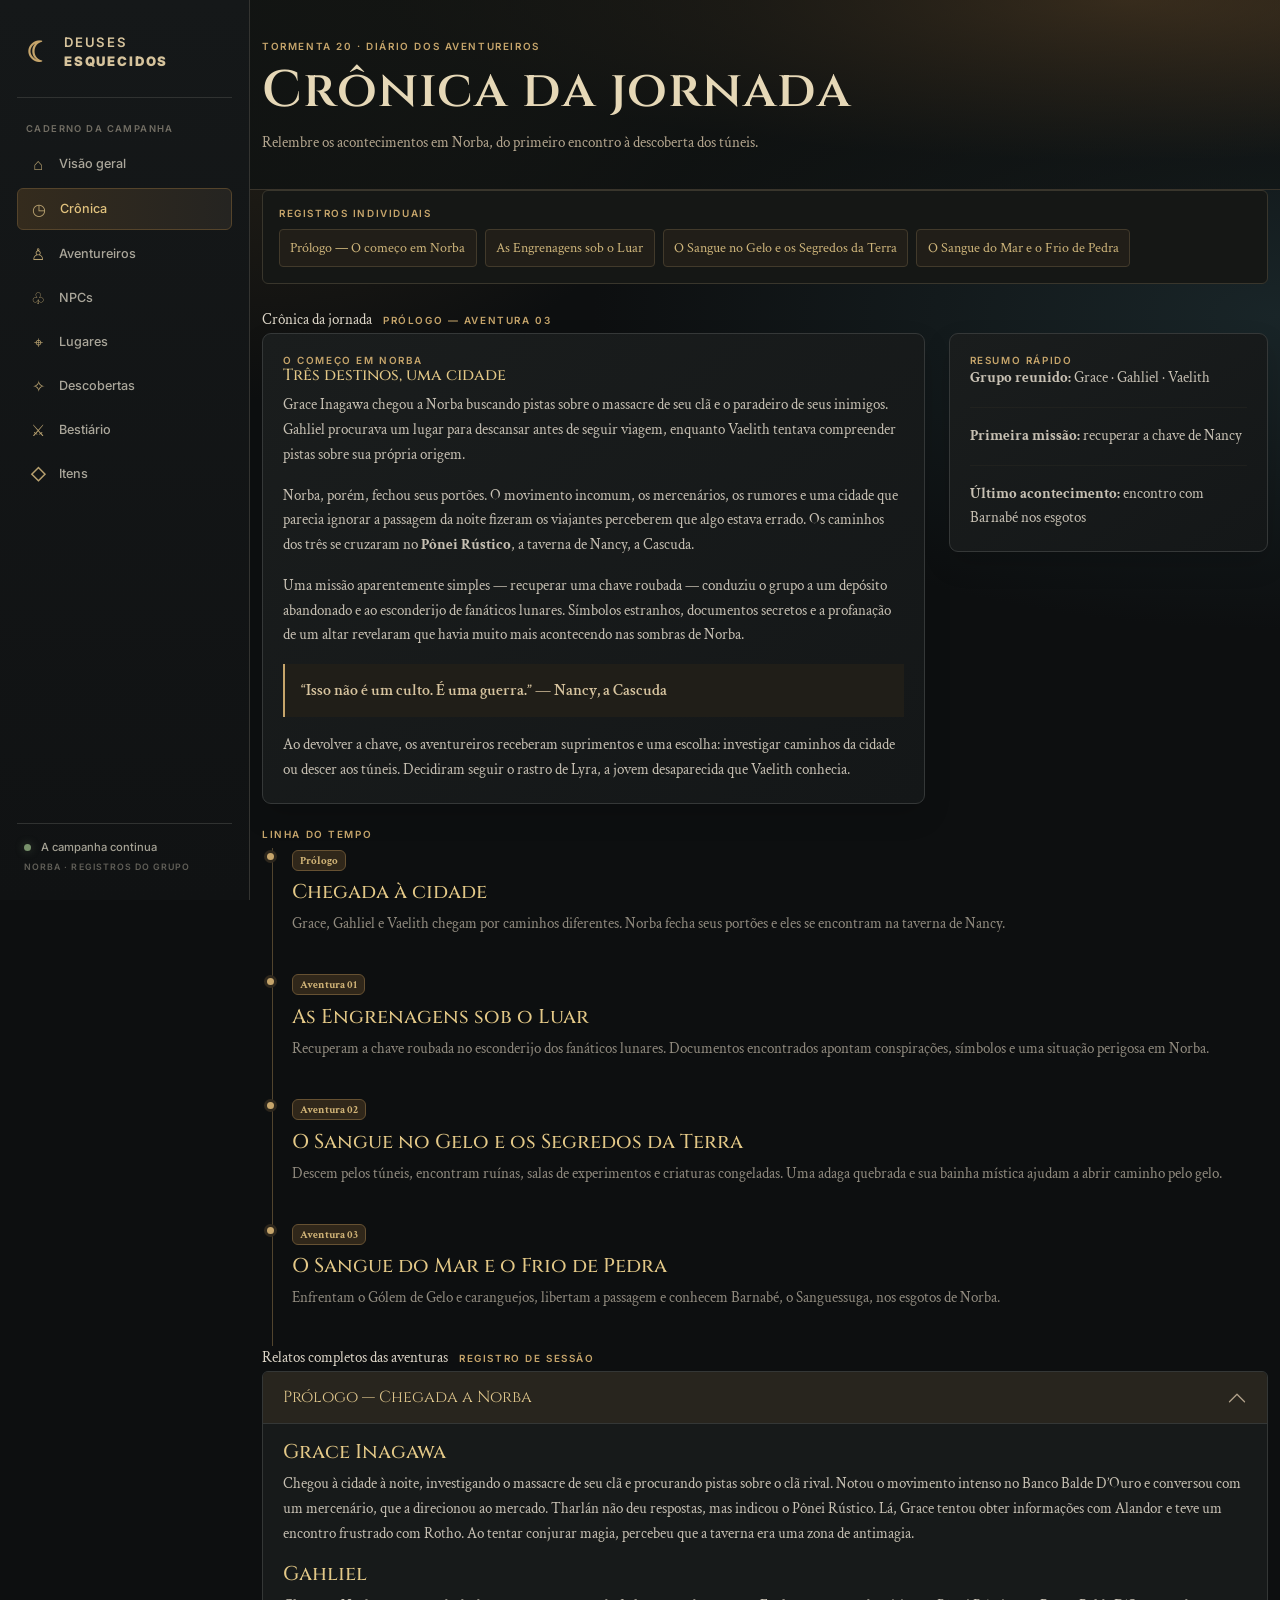
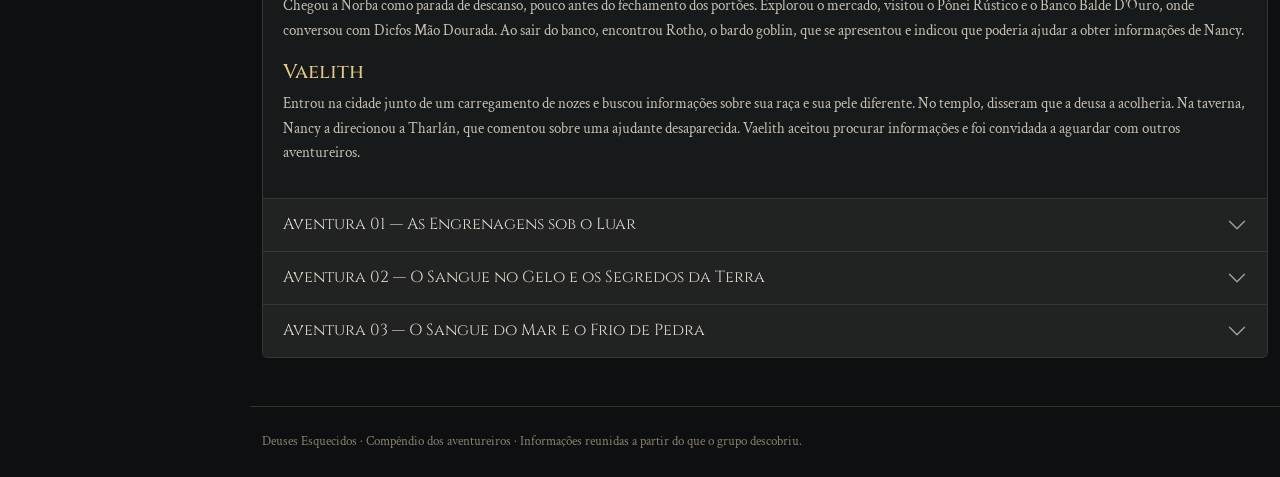
<file: cronica.html>
<!doctype html>
<html lang="pt-BR">

<head>
    <meta charset="utf-8">
    <meta name="viewport" content="width=device-width,initial-scale=1">
    <title>Crônica da jornada | Deuses Esquecidos</title>
    <link href="https://cdn.jsdelivr.net/npm/bootstrap@5.3.3/dist/css/bootstrap.min.css" rel="stylesheet">
    <link href="styles.css" rel="stylesheet">
</head>

<body class="campaign-page">
    <aside class="campaign-sidebar"><a class="brand-mark" href="index.html"><span class="brand-moon">☾</span><span>DEUSES<br><b>ESQUECIDOS</b></span></a><div class="sidebar-caption">CADERNO DA CAMPANHA</div><nav class="campaign-nav"><a class="side-link" href="index.html"><i>⌂</i>Visão geral</a><a class="side-link" href="cronica.html"><i>◷</i>Crônica</a><a class="side-link" href="aventureiros.html"><i>♙</i>Aventureiros</a><a class="side-link" href="personagens.html"><i>♧</i>NPCs</a><a class="side-link" href="lugares.html"><i>⌖</i>Lugares</a><a class="side-link" href="descobertas.html"><i>✧</i>Descobertas</a><a class="side-link" href="inimigos.html"><i>⚔</i>Bestiário</a><a class="side-link" href="itens.html"><i>◇</i>Itens</a></nav><div class="sidebar-bottom"><span class="status-dot"></span> A campanha continua<small>NORBA · REGISTROS DO GRUPO</small></div></aside>
    <header class="hero">
        <div class="container hero-inner">
            <div class="eyebrow">Tormenta 20 · Diário dos aventureiros</div>
            <h1>Crônica da jornada</h1>
            <p>Relembre os acontecimentos em Norba, do primeiro encontro à descoberta dos túneis.</p>
        </div>
    </header>
    <main>
        <div class="container">
            <div class="section-title">Crônica da jornada <small class="eyebrow ms-2">PRÓLOGO — AVENTURA 03</small>
            </div>
            <div class="row g-4">
                <div class="col-lg-8">
                    <div class="panel">
                        <div class="eyebrow">O começo em Norba</div>
                        <h3>Três destinos, uma cidade</h3>
                        <p>Grace Inagawa chegou a Norba buscando pistas sobre o massacre de seu clã e o paradeiro de
                            seus inimigos. Gahliel procurava um lugar para descansar antes de seguir viagem, enquanto
                            Vaelith tentava compreender pistas sobre sua própria origem.</p>
                        <p>Norba, porém, fechou seus portões. O movimento incomum, os mercenários, os rumores e uma
                            cidade que parecia ignorar a passagem da noite fizeram os viajantes perceberem que algo
                            estava errado. Os caminhos dos três se cruzaram no <strong>Pônei Rústico</strong>, a taverna
                            de Nancy, a Cascuda.</p>
                        <p>Uma missão aparentemente simples — recuperar uma chave roubada — conduziu o grupo a um
                            depósito abandonado e ao esconderijo de fanáticos lunares. Símbolos estranhos, documentos
                            secretos e a profanação de um altar revelaram que havia muito mais acontecendo nas sombras
                            de Norba.</p>
                        <div class="quote">“Isso não é um culto. É uma guerra.” — Nancy, a Cascuda</div>
                        <p class="mt-3 mb-0">Ao devolver a chave, os aventureiros receberam suprimentos e uma escolha:
                            investigar caminhos da cidade ou descer aos túneis. Decidiram seguir o rastro de Lyra, a
                            jovem desaparecida que Vaelith conhecia.</p>
                    </div>
                </div>
                <div class="col-lg-4">
                    <div class="panel">
                        <div class="eyebrow">Resumo rápido</div>
                        <p><strong>Grupo reunido:</strong> Grace · Gahliel · Vaelith</p>
                        <hr />
                        <p><strong>Primeira missão:</strong> recuperar a chave de Nancy</p>
                        <hr />
                        <p class="mb-0"><strong>Último acontecimento:</strong> encontro com Barnabé nos esgotos</p>
                    </div>
                </div>
            </div>
            <div class="eyebrow mt-4 mb-2">Linha do tempo</div>
            <div class="timeline">
                <div class="timeline-item"><span class="badge badge-soft">Prólogo</span>
                    <h5 class="mt-2">Chegada à cidade</h5>
                    <p class="muted">Grace, Gahliel e Vaelith chegam por caminhos diferentes. Norba fecha seus portões e
                        eles se encontram na taverna de Nancy.</p>
                </div>
                <div class="timeline-item"><span class="badge badge-soft">Aventura 01</span>
                    <h5 class="mt-2">As Engrenagens sob o Luar</h5>
                    <p class="muted">Recuperam a chave roubada no esconderijo dos fanáticos lunares. Documentos
                        encontrados apontam conspirações, símbolos e uma situação perigosa em Norba.</p>
                </div>
                <div class="timeline-item"><span class="badge badge-soft">Aventura 02</span>
                    <h5 class="mt-2">O Sangue no Gelo e os Segredos da Terra</h5>
                    <p class="muted">Descem pelos túneis, encontram ruínas, salas de experimentos e criaturas
                        congeladas. Uma adaga quebrada e sua bainha mística ajudam a abrir caminho pelo gelo.</p>
                </div>
                <div class="timeline-item"><span class="badge badge-soft">Aventura 03</span>
                    <h5 class="mt-2">O Sangue do Mar e o Frio de Pedra</h5>
                    <p class="muted">Enfrentam o Gólem de Gelo e caranguejos, libertam a passagem e conhecem Barnabé, o
                        Sanguessuga, nos esgotos de Norba.</p>
                </div>
            </div>
        </div>
        <div class="container">
            <div class="section-title">Relatos completos das aventuras <small class="eyebrow ms-2">REGISTRO DE
                    SESSÃO</small></div>
            <div class="accordion" id="sessionLog">
                <div class="accordion-item">
                    <h2 class="accordion-header"><button aria-expanded="true" class="accordion-button"
                            data-bs-target="#session0" data-bs-toggle="collapse" type="button">Prólogo — Chegada a
                            Norba</button></h2>
                    <div class="accordion-collapse collapse show" data-bs-parent="#sessionLog" id="session0">
                        <div class="accordion-body">
                            <h5 class="gold">Grace Inagawa</h5>
                            <p>Chegou à cidade à noite, investigando o massacre de seu clã e procurando pistas sobre o
                                clã rival. Notou o movimento intenso no Banco Balde D’Ouro e conversou com um
                                mercenário, que a direcionou ao mercado. Tharlán não deu respostas, mas indicou o Pônei
                                Rústico. Lá, Grace tentou obter informações com Alandor e teve um encontro frustrado com
                                Rotho. Ao tentar conjurar magia, percebeu que a taverna era uma zona de antimagia.</p>
                            <h5 class="gold">Gahliel</h5>
                            <p>Chegou a Norba como parada de descanso, pouco antes do fechamento dos portões. Explorou o
                                mercado, visitou o Pônei Rústico e o Banco Balde D’Ouro, onde conversou com Dicfos Mão
                                Dourada. Ao sair do banco, encontrou Rotho, o bardo goblin, que se apresentou e indicou
                                que poderia ajudar a obter informações de Nancy.</p>
                            <h5 class="gold">Vaelith</h5>
                            <p>Entrou na cidade junto de um carregamento de nozes e buscou informações sobre sua raça e
                                sua pele diferente. No templo, disseram que a deusa a acolheria. Na taverna, Nancy a
                                direcionou a Tharlán, que comentou sobre uma ajudante desaparecida. Vaelith aceitou
                                procurar informações e foi convidada a aguardar com outros aventureiros.</p>
                        </div>
                    </div>
                </div>
                <div class="accordion-item">
                    <h2 class="accordion-header"><button class="accordion-button collapsed" data-bs-target="#session1"
                            data-bs-toggle="collapse" type="button">Aventura 01 — As Engrenagens sob o Luar</button>
                    </h2>
                    <div class="accordion-collapse collapse" data-bs-parent="#sessionLog" id="session1">
                        <div class="accordion-body">
                            <p>Nancy reuniu os três e pediu que recuperassem uma chave roubada. A missão levou o grupo a
                                um depósito abandonado, onde Vaelith avançou primeiro e Grace liderou a investigação,
                                obtendo um resultado 18 e encontrando um símbolo religioso que não conseguiu
                                identificar. Vaelith sentiu que o túnel tinha uma ligação com a Lua, mas não com
                                Tenebra, e identificou o símbolo. Grace percebeu semelhança com a marca de seu clã
                                rival; Vaelith soube que Lyra pesquisava povos lunares antigos; Gahliel notou que o
                                Banco Balde D’Ouro financiava grande parte da segurança de Norba.</p>
                            <p>Grace tentou arrombar a porta, sem sucesso. Gahliel lembrou da chave entregue por Nancy,
                                que abriu a passagem.</p>
                            <p>O esconderijo era uma sala de aproximadamente 15 por 15 metros, com caixas, correntes
                                penduradas, um símbolo de Asgher riscado, velas negras e uma porta ao fundo. O líder dos
                                fanáticos tentou provocar os aventureiros e fez comentários sobre o Sol imóvel, a
                                Suraggel escolhida e o passado de Grace. Vaelith tentou enganá-los, mas a conversa não
                                rendeu muito. Durante o combate, o ritual alterou as sombras e a iluminação. Grace
                                imobilizou um cultista com uma acrobacia, mas sua adaga se quebrou; Gahliel aproveitou
                                para examinar e memorizar o símbolo dos inimigos. O grupo derrotou os fanáticos e
                                recuperou documentos e um diário.</p>
                            <p>Grace leu memorandos; Gahliel, documentos estratégicos e listas; Vaelith, o diário de uma
                                investigadora. Entre as descobertas estavam referências a uma cidade sem noite,
                                suspeitos locais, uma linhagem desaparecida, a letra “K”, sonhos compartilhados e a
                                expressão “Filha da Lua”. O diário relatava que Norba não via uma noite verdadeira havia
                                anos e descrevia passagens secretas e dúvidas sobre uma porta. Ao retornar, Nancy
                                reconheceu a marca e disse que aquilo era uma guerra, não apenas um culto. Ela pegou um
                                grande machado, colocou um mapa sobre a mesa e afirmou que o problema agora também era
                                deles.</p>
                        </div>
                    </div>
                </div>
                <div class="accordion-item">
                    <h2 class="accordion-header"><button class="accordion-button collapsed" data-bs-target="#session2"
                            data-bs-toggle="collapse" type="button">Aventura 02 — O Sangue no Gelo e os Segredos da
                            Terra</button></h2>
                    <div class="accordion-collapse collapse" data-bs-parent="#sessionLog" id="session2">
                        <div class="accordion-body">
                            <p>Nancy pediu que o grupo descansasse, comesse e bebesse, prometendo pagar 50 tibares por
                                aventureiro e entregar informações pela manhã. Após conversar sobre os documentos e
                                entregar o material recuperado, receberam três frascos de Fogo Alquímico e um Kit de
                                Sobrevivência nos Túneis (quatro tochas de longa duração, rações e uma corda de 15
                                metros). Nancy não conhecia Dr. Emanuel. O grupo escolheu seguir o rastro de Lyra,
                                descendo por passagens subterrâneas antigas.</p>
                            <p>Nos túneis, encontraram um Gólem de combate desativado e uma sala secreta ao lado, onde
                                havia uma mesa usada para experimentos alquímicos. Em outra sala, acharam um Anel de
                                Latão com símbolo dos Deuses Esquecidos, não mágico e estimado em 25 tibares.
                                Investigaram o Gólem sem conseguir reativá-lo.</p>
                            <p>Mais adiante, uma água lamacenta e quase congelada cobria o chão. Pequenos cristais se
                                formavam ao pisar nela. O grupo se dividiu: Vaelith foi ao norte, para uma sala alagada;
                                Gahliel explorou o corredor sul; Grace ficou no centro. Ao iluminar a sala, Vaelith foi
                                surpreendida por três filhotes de caranguejo gélido. Grace correu para ajudá-la,
                                enquanto Gahliel foi atrasado pelo terreno escorregadio. Vaelith derrotou um com magia
                                elétrica e evitou repetir o ataque por causa da água e do risco aos companheiros. Grace
                                feriu outro com sua adaga e Vaelith o finalizou à distância; Gahliel esmagou o último
                                com seu martelo. O grupo recolheu seis fragmentos de gelo cristalino, que valiam 2
                                tibares de ouro cada para alquimistas locais.</p>
                            <p>Em uma sala inundada e enevoada, Grace encontrou um cultista congelado. Junto ao corpo
                                havia uma adaga quebrada com runas e uma bainha mística que, quando encaixada, fazia a
                                lâmina emitir calor sobrenatural. A arma continuava quebrada, mas passou a causar dano
                                de fogo. O grupo encontrou paredes de gelo bloqueando outras salas. Após tentativas sem
                                sucesso, Grace usou a adaga aquecida para derreter a barreira e revelar dois aposentos
                                que haviam servido para guardar equipamentos. Lá encontraram dois Óleos de Ignição
                                Alquímicos e uma algibeira com três Pedras de Fogo.</p>
                        </div>
                    </div>
                </div>
                <div class="accordion-item">
                    <h2 class="accordion-header"><button class="accordion-button collapsed" data-bs-target="#session3"
                            data-bs-toggle="collapse" type="button">Aventura 03 — O Sangue do Mar e o Frio de
                            Pedra</button></h2>
                    <div class="accordion-collapse collapse" data-bs-parent="#sessionLog" id="session3">
                        <div class="accordion-body">
                            <p>O grupo encontrou um corpo congelado junto a uma parede de gelo e um documento que
                                explicava que o Gólem precisava ser desativado para abrir a passagem. Ao entrar na
                                grande câmara, as saídas congelaram e caranguejos caíram do teto. O Gólem despertou.
                                Vaelith usou seu familiar coruja para canalizar eletricidade pela água, atingindo as
                                criaturas e o constructo. O Gólem feriu Vaelith, que recuou e conjurou Armadura Arcana.
                                Grace e Gahliel protegeram a feiticeira na linha de frente. Grace lutou com a adaga em
                                chamas, esquivando-se e finalizando um caranguejo. Gahliel usou milagres e defesas
                                divinas; foi congelado pelo Gólem, mas Grace derreteu o gelo com sua adaga. Gahliel
                                invocou uma arma mágica que acertou o núcleo do constructo, desativando-o. A criatura
                                desmoronou e o cristal que era seu núcleo foi identificado por Gahliel. O gelo cedeu e a
                                passagem abriu.</p>
                            <p>Seguiram por túneis de esgoto e encontraram anotações mencionando os “Sanguessugas”. Uma
                                porta trancada e sons vindos de uma estrutura acima impediram o avanço, então
                                descansaram. Ao acordar, ouviram barulho de taverna na sala que antes estava vazia e
                                conheceram Barnabé, o Sanguessuga — um Osteon de aparência marinha, líder dos
                                Sanguessugas. Ele contou que soldados de preto e vermelho passaram carregando uma garota
                                de asas brilhantes e caixas de metal rúnico, usando um brasão de animal negro em escudo
                                vermelho, não o símbolo de Azgher.</p>
                            <p>Barnabé ofereceu o “Óleo de Quilha”, uma bebida quente e desagradável que ajudaria a
                                tirar o frio dos aventureiros. Explicou que conhece Nancy e ajuda no contrabando de
                                avelãs por passagens subterrâneas. Também ensinou técnicas sujas e disse que a grade
                                próxima levava a uma saída de Norba, fora do alcance dos guardas da superfície. Antes de
                                abrir a passagem, porém, pediu um favor ao grupo.</p>
                        </div>
                    </div>
                </div>
            </div>
        </div>
    </main>
    <footer class="py-4 mt-5">
        <div class="container small">Deuses Esquecidos · Compêndio dos aventureiros · Informações reunidas a partir do
            que o grupo descobriu.</div>
    </footer>
    <script src="https://cdn.jsdelivr.net/npm/bootstrap@5.3.3/dist/js/bootstrap.bundle.min.js"></script><script src="records.js"></script><script src="link-records.js"></script>
<script>document.querySelector('.campaign-nav a[href="'+location.pathname.split('/').pop()+'"]')?.classList.add('active');</script></body>

</html>
</file>
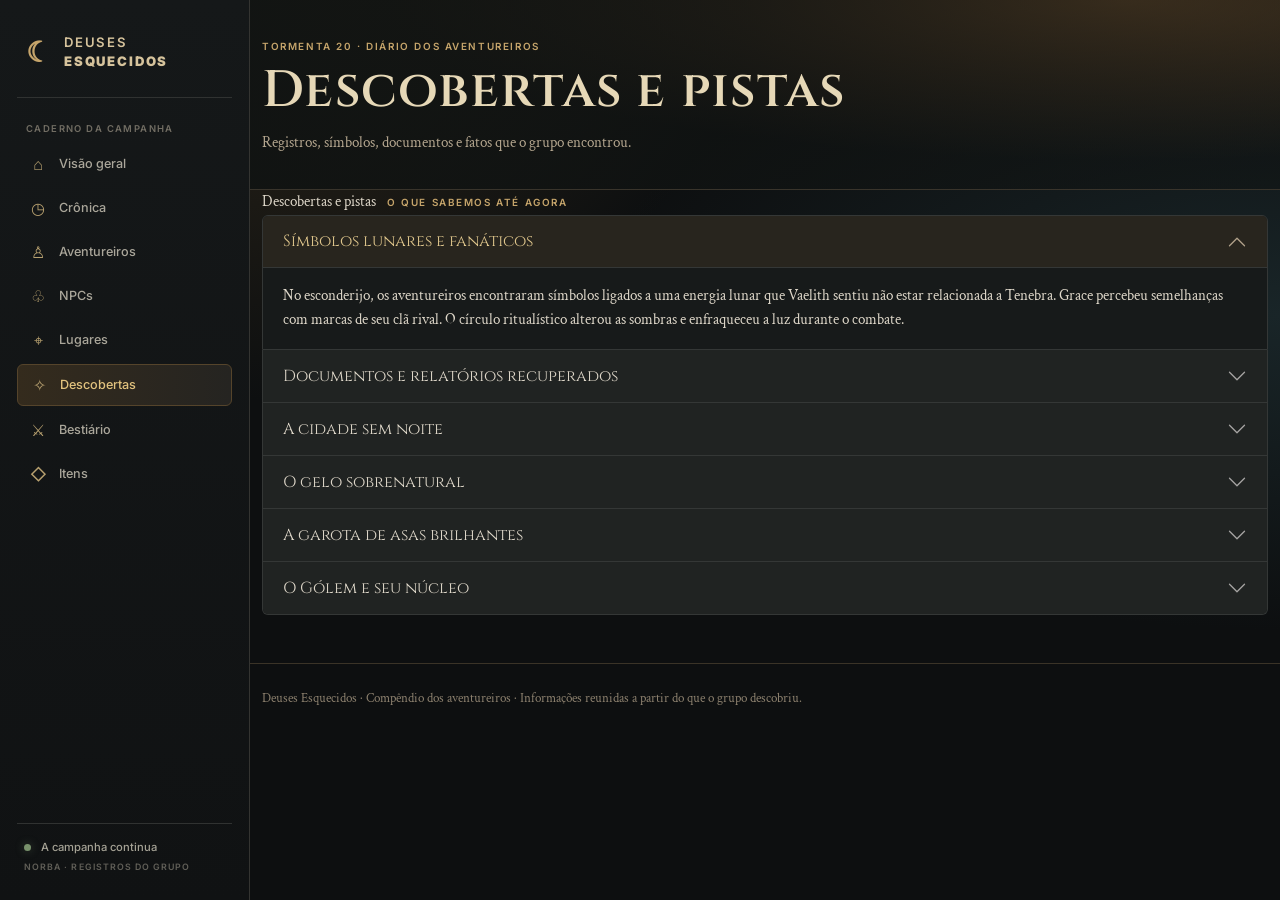
<file: descobertas.html>
<!doctype html>
<html lang="pt-BR">

<head>
    <meta charset="utf-8">
    <meta name="viewport" content="width=device-width,initial-scale=1">
    <title>Descobertas e pistas | Deuses Esquecidos</title>
    <link href="https://cdn.jsdelivr.net/npm/bootstrap@5.3.3/dist/css/bootstrap.min.css" rel="stylesheet">
    <link href="styles.css" rel="stylesheet">
</head>

<body class="campaign-page">
    <aside class="campaign-sidebar"><a class="brand-mark" href="index.html"><span class="brand-moon">☾</span><span>DEUSES<br><b>ESQUECIDOS</b></span></a><div class="sidebar-caption">CADERNO DA CAMPANHA</div><nav class="campaign-nav"><a class="side-link" href="index.html"><i>⌂</i>Visão geral</a><a class="side-link" href="cronica.html"><i>◷</i>Crônica</a><a class="side-link" href="aventureiros.html"><i>♙</i>Aventureiros</a><a class="side-link" href="personagens.html"><i>♧</i>NPCs</a><a class="side-link" href="lugares.html"><i>⌖</i>Lugares</a><a class="side-link" href="descobertas.html"><i>✧</i>Descobertas</a><a class="side-link" href="inimigos.html"><i>⚔</i>Bestiário</a><a class="side-link" href="itens.html"><i>◇</i>Itens</a></nav><div class="sidebar-bottom"><span class="status-dot"></span> A campanha continua<small>NORBA · REGISTROS DO GRUPO</small></div></aside>
    <header class="hero">
        <div class="container hero-inner">
            <div class="eyebrow">Tormenta 20 · Diário dos aventureiros</div>
            <h1>Descobertas e pistas</h1>
            <p>Registros, símbolos, documentos e fatos que o grupo encontrou.</p>
        </div>
    </header>
    <main>
        <div class="container">
            <div class="section-title">Descobertas e pistas <small class="eyebrow ms-2">O QUE SABEMOS ATÉ AGORA</small>
            </div>
            <div class="accordion" id="findings">
                <div class="accordion-item">
                    <h2 class="accordion-header"><button class="accordion-button" data-bs-target="#p1"
                            data-bs-toggle="collapse">Símbolos lunares e fanáticos</button></h2>
                    <div class="accordion-collapse collapse show" id="p1">
                        <div class="accordion-body">No esconderijo, os aventureiros encontraram símbolos ligados a uma
                            energia lunar que Vaelith sentiu não estar relacionada a Tenebra. Grace percebeu semelhanças
                            com marcas de seu clã rival. O círculo ritualístico alterou as sombras e enfraqueceu a luz
                            durante o combate.</div>
                    </div>
                </div>
                <div class="accordion-item">
                    <h2 class="accordion-header"><button class="accordion-button collapsed" data-bs-target="#p2"
                            data-bs-toggle="collapse">Documentos e relatórios recuperados</button></h2>
                    <div class="accordion-collapse collapse" id="p2">
                        <div class="accordion-body">Os documentos encontrados mencionavam apoio purista, suspeitos
                            locais, cooperação de um clã, uma linhagem desaparecida e uma ameaça classificada como
                            escarlate. Relatos descreviam sonhos compartilhados e uma figura envolta em luar. Os papéis
                            traziam uma assinatura identificada apenas como “K”.</div>
                    </div>
                </div>
                <div class="accordion-item">
                    <h2 class="accordion-header"><button class="accordion-button collapsed" data-bs-target="#p3"
                            data-bs-toggle="collapse">A cidade sem noite</button></h2>
                    <div class="accordion-collapse collapse" id="p3">
                        <div class="accordion-body">Um diário encontrado relatava que Norba não via uma noite verdadeira
                            há anos, algo que parecia passar despercebido pela população. Os aventureiros descobriram
                            conexões entre guardas, o banco e os cultistas, além de passagens secretas no subterrâneo.
                        </div>
                    </div>
                </div>
                <div class="accordion-item">
                    <h2 class="accordion-header"><button class="accordion-button collapsed" data-bs-target="#p4"
                            data-bs-toggle="collapse">O gelo sobrenatural</button></h2>
                    <div class="accordion-collapse collapse" id="p4">
                        <div class="accordion-body">Nos túneis, água lamacenta congelava ao contato, cristais se
                            formavam nas botas e paredes de gelo bloqueavam o caminho. O fenômeno estava relacionado à
                            presença do Gólem, que guardava a câmara.</div>
                    </div>
                </div>
                <div class="accordion-item">
                    <h2 class="accordion-header"><button class="accordion-button collapsed" data-bs-target="#p5"
                            data-bs-toggle="collapse">A garota de asas brilhantes</button></h2>
                    <div class="accordion-collapse collapse" id="p5">
                        <div class="accordion-body">Barnabé relatou ter visto soldados vestidos de preto e vermelho
                            carregando uma garota com asas brilhantes e caixas pesadas de metal rúnico. Eles não usavam
                            o símbolo de Azgher, mas um brasão de animal negro em escudo vermelho.</div>
                    </div>
                </div>
                <div class="accordion-item">
                    <h2 class="accordion-header"><button class="accordion-button collapsed" data-bs-target="#p6"
                            data-bs-toggle="collapse">O Gólem e seu núcleo</button></h2>
                    <div class="accordion-collapse collapse" id="p6">
                        <div class="accordion-body">A passagem congelada estava ligada ao Gólem que ocupava a câmara.
                            Após derrotá-lo, o gelo cedeu e a rota se abriu. Gahliel identificou o cristal mágico do
                            constructo.</div>
                    </div>
                </div>
            </div>
        </div>
    </main>
    <footer class="py-4 mt-5">
        <div class="container small">Deuses Esquecidos · Compêndio dos aventureiros · Informações reunidas a partir do
            que o grupo descobriu.</div>
    </footer>
    <script src="https://cdn.jsdelivr.net/npm/bootstrap@5.3.3/dist/js/bootstrap.bundle.min.js"></script>
<script>document.querySelector('.campaign-nav a[href="'+location.pathname.split('/').pop()+'"]')?.classList.add('active');</script></body>

</html>
</file>
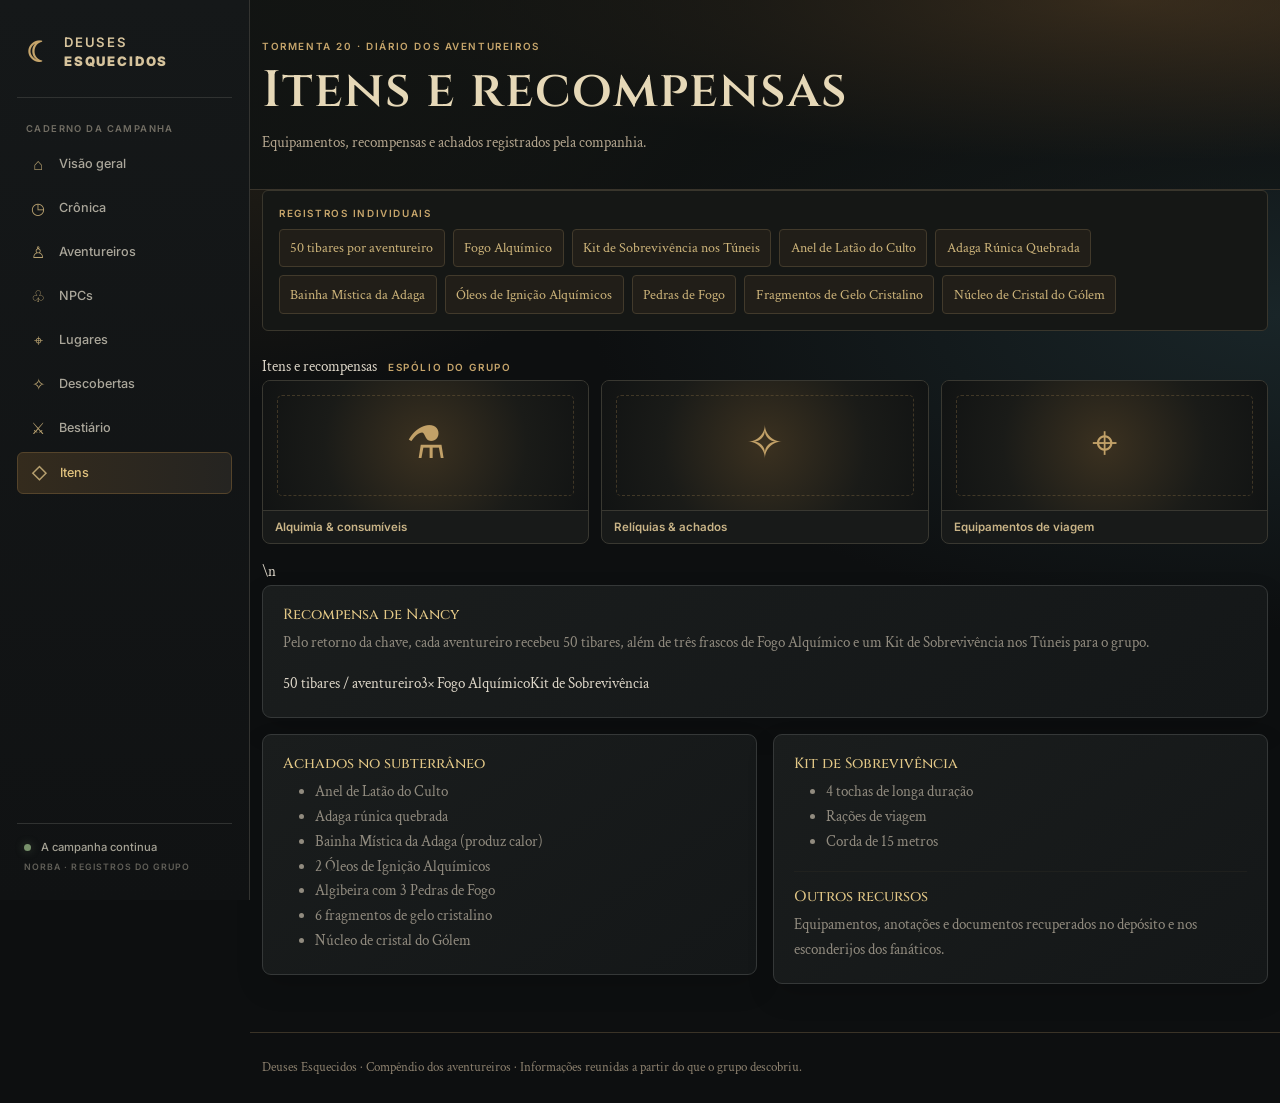
<file: itens.html>
<!doctype html>
<html lang="pt-BR">

<head>
    <meta charset="utf-8">
    <meta name="viewport" content="width=device-width,initial-scale=1">
    <title>Itens e recompensas | Deuses Esquecidos</title>
    <link href="https://cdn.jsdelivr.net/npm/bootstrap@5.3.3/dist/css/bootstrap.min.css" rel="stylesheet">
    <link href="styles.css" rel="stylesheet">
</head>

<body class="campaign-page">
    <aside class="campaign-sidebar"><a class="brand-mark" href="index.html"><span class="brand-moon">☾</span><span>DEUSES<br><b>ESQUECIDOS</b></span></a><div class="sidebar-caption">CADERNO DA CAMPANHA</div><nav class="campaign-nav"><a class="side-link" href="index.html"><i>⌂</i>Visão geral</a><a class="side-link" href="cronica.html"><i>◷</i>Crônica</a><a class="side-link" href="aventureiros.html"><i>♙</i>Aventureiros</a><a class="side-link" href="personagens.html"><i>♧</i>NPCs</a><a class="side-link" href="lugares.html"><i>⌖</i>Lugares</a><a class="side-link" href="descobertas.html"><i>✧</i>Descobertas</a><a class="side-link" href="inimigos.html"><i>⚔</i>Bestiário</a><a class="side-link" href="itens.html"><i>◇</i>Itens</a></nav><div class="sidebar-bottom"><span class="status-dot"></span> A campanha continua<small>NORBA · REGISTROS DO GRUPO</small></div></aside>
    <header class="hero">
        <div class="container hero-inner">
            <div class="eyebrow">Tormenta 20 · Diário dos aventureiros</div>
            <h1>Itens e recompensas</h1>
            <p>Equipamentos, recompensas e achados registrados pela companhia.</p>
        </div>
    </header>
    <main>
        <div class="container">
            <div class="section-title">Itens e recompensas <small class="eyebrow ms-2">ESPÓLIO DO GRUPO</small></div>
            <div class="item-placeholder-grid"><div class="item-placeholder-card"><div class="item-placeholder-art">⚗</div><h5>Alquimia &amp; consumíveis</h5></div><div class="item-placeholder-card"><div class="item-placeholder-art">✧</div><h5>Relíquias &amp; achados</h5></div><div class="item-placeholder-card"><div class="item-placeholder-art">⌖</div><h5>Equipamentos de viagem</h5></div></div>\n            <div class="panel mb-3">
                <h4>Recompensa de Nancy</h4>
                <p class="muted">Pelo retorno da chave, cada aventureiro recebeu 50 tibares, além de três frascos de
                    Fogo Alquímico e um Kit de Sobrevivência nos Túneis para o grupo.</p><span class="item-chip">50
                    tibares / aventureiro</span><span class="item-chip">3× Fogo Alquímico</span><span
                    class="item-chip">Kit de Sobrevivência</span>
            </div>
            <div class="row g-3">
                <div class="col-md-6">
                    <div class="panel">
                        <h4>Achados no subterrâneo</h4>
                        <ul class="muted mb-0">
                            <li>Anel de Latão do Culto</li>
                            <li>Adaga rúnica quebrada</li>
                            <li>Bainha Mística da Adaga (produz calor)</li>
                            <li>2 Óleos de Ignição Alquímicos</li>
                            <li>Algibeira com 3 Pedras de Fogo</li>
                            <li>6 fragmentos de gelo cristalino</li>
                            <li>Núcleo de cristal do Gólem</li>
                        </ul>
                    </div>
                </div>
                <div class="col-md-6">
                    <div class="panel">
                        <h4>Kit de Sobrevivência</h4>
                        <ul class="muted">
                            <li>4 tochas de longa duração</li>
                            <li>Rações de viagem</li>
                            <li>Corda de 15 metros</li>
                        </ul>
                        <hr />
                        <h4>Outros recursos</h4>
                        <p class="muted mb-0">Equipamentos, anotações e documentos recuperados no depósito e nos
                            esconderijos dos fanáticos.</p>
                    </div>
                </div>
            </div>
        </div>
    </main>
    <footer class="py-4 mt-5">
        <div class="container small">Deuses Esquecidos · Compêndio dos aventureiros · Informações reunidas a partir do
            que o grupo descobriu.</div>
    </footer>
    <script src="https://cdn.jsdelivr.net/npm/bootstrap@5.3.3/dist/js/bootstrap.bundle.min.js"></script><script src="records.js"></script><script src="link-records.js"></script>
<script>document.querySelector('.campaign-nav a[href="'+location.pathname.split('/').pop()+'"]')?.classList.add('active');</script></body>

</html>
</file>
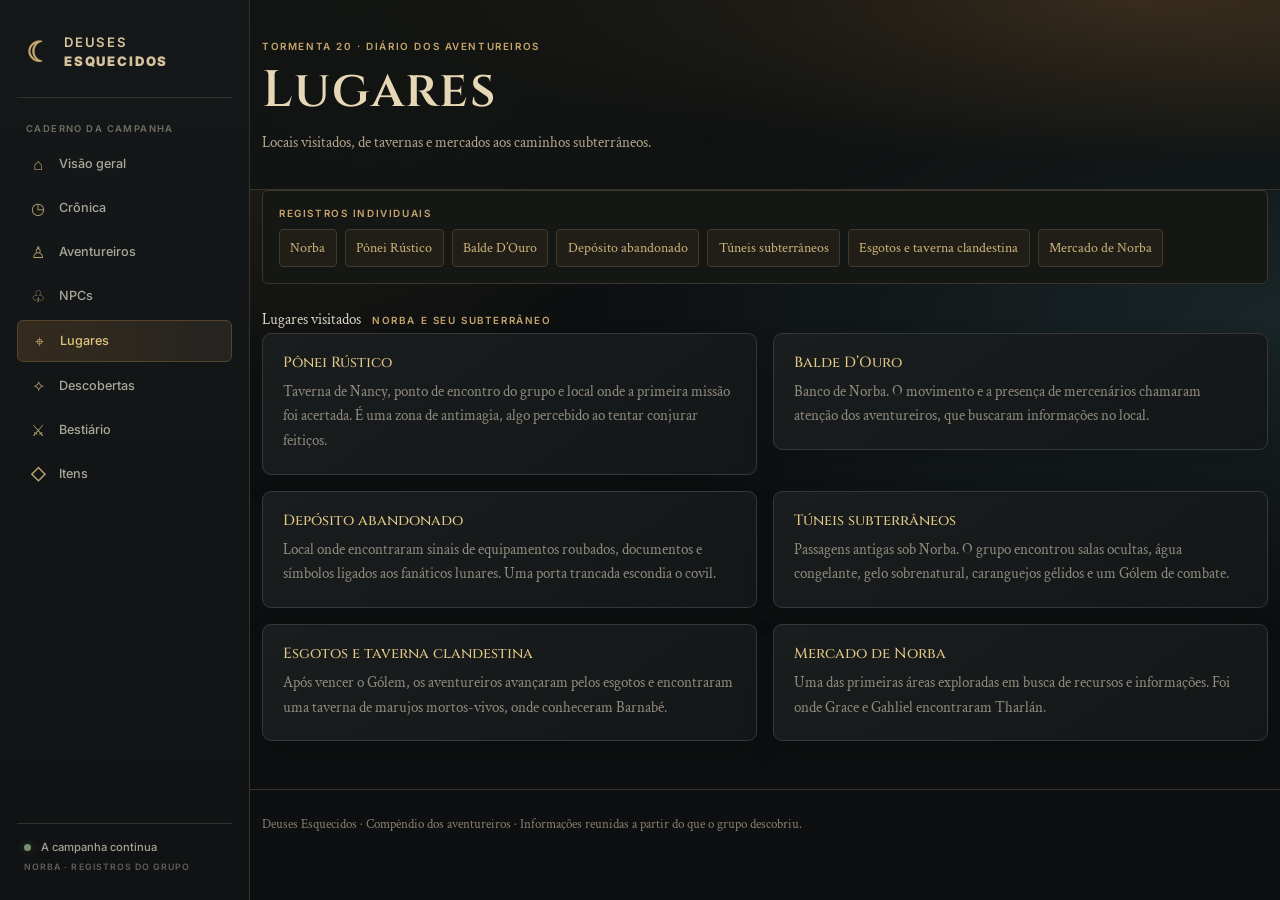
<file: lugares.html>
<!doctype html>
<html lang="pt-BR">

<head>
    <meta charset="utf-8">
    <meta name="viewport" content="width=device-width,initial-scale=1">
    <title>Lugares | Deuses Esquecidos</title>
    <link href="https://cdn.jsdelivr.net/npm/bootstrap@5.3.3/dist/css/bootstrap.min.css" rel="stylesheet">
    <link href="styles.css" rel="stylesheet">
</head>

<body class="campaign-page">
    <aside class="campaign-sidebar"><a class="brand-mark" href="index.html"><span class="brand-moon">☾</span><span>DEUSES<br><b>ESQUECIDOS</b></span></a><div class="sidebar-caption">CADERNO DA CAMPANHA</div><nav class="campaign-nav"><a class="side-link" href="index.html"><i>⌂</i>Visão geral</a><a class="side-link" href="cronica.html"><i>◷</i>Crônica</a><a class="side-link" href="aventureiros.html"><i>♙</i>Aventureiros</a><a class="side-link" href="personagens.html"><i>♧</i>NPCs</a><a class="side-link" href="lugares.html"><i>⌖</i>Lugares</a><a class="side-link" href="descobertas.html"><i>✧</i>Descobertas</a><a class="side-link" href="inimigos.html"><i>⚔</i>Bestiário</a><a class="side-link" href="itens.html"><i>◇</i>Itens</a></nav><div class="sidebar-bottom"><span class="status-dot"></span> A campanha continua<small>NORBA · REGISTROS DO GRUPO</small></div></aside>
    <header class="hero">
        <div class="container hero-inner">
            <div class="eyebrow">Tormenta 20 · Diário dos aventureiros</div>
            <h1>Lugares</h1>
            <p>Locais visitados, de tavernas e mercados aos caminhos subterrâneos.</p>
        </div>
    </header>
    <main>
        <div class="container">
            <div class="section-title">Lugares visitados <small class="eyebrow ms-2">NORBA E SEU SUBTERRÂNEO</small>
            </div>
            <div class="row g-3">
                <div class="col-md-6">
                    <div class="panel">
                        <h4>Pônei Rústico</h4>
                        <p class="muted mb-0">Taverna de Nancy, ponto de encontro do grupo e local onde a primeira
                            missão foi acertada. É uma zona de antimagia, algo percebido ao tentar conjurar feitiços.
                        </p>
                    </div>
                </div>
                <div class="col-md-6">
                    <div class="panel">
                        <h4>Balde D’Ouro</h4>
                        <p class="muted mb-0">Banco de Norba. O movimento e a presença de mercenários chamaram atenção
                            dos aventureiros, que buscaram informações no local.</p>
                    </div>
                </div>
                <div class="col-md-6">
                    <div class="panel">
                        <h4>Depósito abandonado</h4>
                        <p class="muted mb-0">Local onde encontraram sinais de equipamentos roubados, documentos e
                            símbolos ligados aos fanáticos lunares. Uma porta trancada escondia o covil.</p>
                    </div>
                </div>
                <div class="col-md-6">
                    <div class="panel">
                        <h4>Túneis subterrâneos</h4>
                        <p class="muted mb-0">Passagens antigas sob Norba. O grupo encontrou salas ocultas, água
                            congelante, gelo sobrenatural, caranguejos gélidos e um Gólem de combate.</p>
                    </div>
                </div>
                <div class="col-md-6">
                    <div class="panel">
                        <h4>Esgotos e taverna clandestina</h4>
                        <p class="muted mb-0">Após vencer o Gólem, os aventureiros avançaram pelos esgotos e encontraram
                            uma taverna de marujos mortos-vivos, onde conheceram Barnabé.</p>
                    </div>
                </div>
                <div class="col-md-6">
                    <div class="panel">
                        <h4>Mercado de Norba</h4>
                        <p class="muted mb-0">Uma das primeiras áreas exploradas em busca de recursos e informações. Foi
                            onde Grace e Gahliel encontraram Tharlán.</p>
                    </div>
                </div>
            </div>
        </div>
    </main>
    <footer class="py-4 mt-5">
        <div class="container small">Deuses Esquecidos · Compêndio dos aventureiros · Informações reunidas a partir do
            que o grupo descobriu.</div>
    </footer>
    <script src="https://cdn.jsdelivr.net/npm/bootstrap@5.3.3/dist/js/bootstrap.bundle.min.js"></script><script src="records.js"></script><script src="link-records.js"></script>
<script>document.querySelector('.campaign-nav a[href="'+location.pathname.split('/').pop()+'"]')?.classList.add('active');</script></body>

</html>
</file>
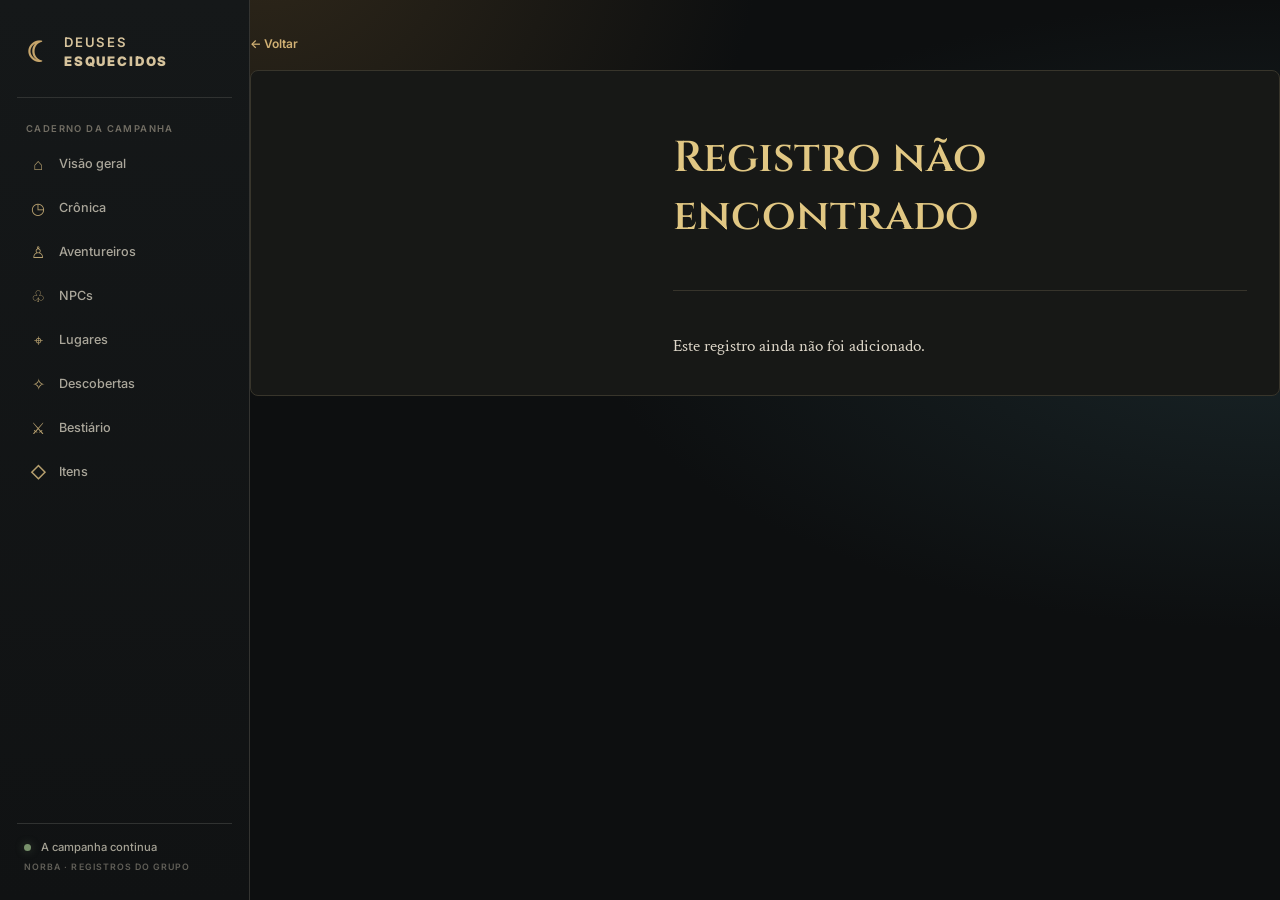
<file: registro.html>
<!doctype html><html lang="pt-BR"><head><meta charset="utf-8"><meta name="viewport" content="width=device-width,initial-scale=1"><title>Registro | Deuses Esquecidos</title><link href="https://cdn.jsdelivr.net/npm/bootstrap@5.3.3/dist/css/bootstrap.min.css" rel="stylesheet"><link href="styles.css" rel="stylesheet"></head><body class="campaign-page"><aside class="campaign-sidebar"><a class="brand-mark" href="index.html"><span class="brand-moon">☾</span><span>DEUSES<br><b>ESQUECIDOS</b></span></a><div class="sidebar-caption">CADERNO DA CAMPANHA</div><nav class="campaign-nav"><a class="side-link" href="index.html"><i>⌂</i>Visão geral</a><a class="side-link" href="cronica.html"><i>◷</i>Crônica</a><a class="side-link" href="aventureiros.html"><i>♙</i>Aventureiros</a><a class="side-link" href="personagens.html"><i>♧</i>NPCs</a><a class="side-link" href="lugares.html"><i>⌖</i>Lugares</a><a class="side-link" href="descobertas.html"><i>✧</i>Descobertas</a><a class="side-link" href="inimigos.html"><i>⚔</i>Bestiário</a><a class="side-link" href="itens.html"><i>◇</i>Itens</a></nav><div class="sidebar-bottom"><span class="status-dot"></span> A campanha continua<small>NORBA · REGISTROS DO GRUPO</small></div></aside><main class="record-page container"><a class="gold-link" id="back-link" href="index.html">← Voltar</a><article class="record-panel"><div class="record-image" id="record-image"></div><div class="eyebrow" id="record-type"></div><h1 id="record-title">Registro</h1><p class="record-subtitle" id="record-subtitle"></p><div class="record-description" id="record-description"></div></article></main><script src="records.js"></script><script src="registro.js"></script><script>document.querySelector('.campaign-nav a[href="'+location.pathname.split('/').pop()+'"]')?.classList.add('active');</script></body></html>
</file>
<file: styles.css>
@import url('https://fonts.googleapis.com/css2?family=Cinzel:wght@400;500;600;700&family=Crimson+Text:wght@400;600&family=Inter:wght@400;500;600&display=swap');
:root{--ink:#e6ddc9;--muted:#a79b85;--gold:#c8a86b;--gold2:#80633d;--panel:#171715;--panel2:#1e1d19;--line:#3a3429;--red:#8b443c;--green:#536c51}
*{box-sizing:border-box}
body{margin:0;background:#10110f;color:var(--ink);font:14px/1.55 'Crimson Text',Georgia,serif;background-image:radial-gradient(ellipse at 15% 0%,#27251d 0,transparent 42%),radial-gradient(ellipse at 95% 20%,#1d2424 0,transparent 40%);background-attachment:fixed}
.container{max-width:1240px}
.navbar{background:#11110f!important;border-bottom:1px solid #3a3326;box-shadow:0 8px 24px #0005}
.navbar-brand{font:700 .95rem Cinzel,serif;letter-spacing:.14em;color:#d1b578!important}
.navbar-toggler{border-color:#655439}.nav-link{font:500 .78rem Inter,sans-serif;letter-spacing:.04em;color:#bdb29a!important;padding:.75rem .65rem!important}.nav-link:hover,.nav-link.active{color:#d8b66f!important}
.hero{padding:1.65rem 0 1.3rem;border-bottom:1px solid #403727;background:linear-gradient(90deg,#12120fF2,#12120fA0),radial-gradient(ellipse at 70% 0,#67502e,transparent 55%)}
.hero h1{font:600 clamp(1.8rem,4vw,3rem) Cinzel,serif;letter-spacing:.025em;color:#e6d8b7;margin:.25rem 0}.hero p{color:#b4a68f;max-width:760px;margin:.35rem 0}.eyebrow{font:600 .64rem Inter,sans-serif;letter-spacing:.16em;text-transform:uppercase;color:var(--gold)}
.section{padding:1.35rem 0}
.panel,.card-dark{background:linear-gradient(160deg,#1b1b17,#141411);border:1px solid var(--line);border-radius:7px;padding:1rem;box-shadow:0 6px 20px #0003}
h1,h2,h3,h4,h5{font-family:Cinzel,serif;color:#d4b978}h2{font-size:1.2rem}h3{font-size:1rem}h4{font-size:.92rem}p{color:#d0c5b2}.muted{color:var(--muted)!important}
a{color:#d4b674;text-decoration:none}a:hover{color:#f2dfad}
.portrait{width:100%;aspect-ratio:3/4;object-fit:cover;background:#0e0f0d;border:1px solid #51432e;border-radius:5px}
.enemy-card{background:#12130f;border:1px solid #383329;border-left:2px solid var(--gold2);padding:.85rem;border-radius:4px}
.accordion{--bs-accordion-bg:#171714;--bs-accordion-color:var(--ink);--bs-accordion-border-color:var(--line);--bs-accordion-btn-color:var(--ink);--bs-accordion-btn-bg:#201e18;--bs-accordion-active-color:var(--gold);--bs-accordion-active-bg:#29251c}.accordion-button:after{filter:invert(.7)}
.badge-soft{background:#30271a;color:#d2b578;border:1px solid #665132}
footer{border-top:1px solid #3a3327;color:#8c806e!important}hr{border-color:#3a3429}
.quote{padding:.8rem 1rem;border-left:2px solid var(--gold);background:#211e17;color:#d8c5a0;font:600 1rem 'Crimson Text',serif}
.timeline{border-left:1px solid #51442e;margin-left:.6rem;padding-left:1.2rem}.timeline-item{position:relative;padding-bottom:1.2rem}.timeline-item:before{content:"";position:absolute;left:-1.56rem;top:.35rem;width:7px;height:7px;border-radius:50%;background:var(--gold);box-shadow:0 0 0 3px #2d271d}
.dash-layout{display:grid;grid-template-columns:210px minmax(0,1fr) 240px;gap:.8rem;align-items:start}.dash-profile,.dash-right{position:sticky;top:72px}.dash-main{min-width:0}
.profile-stat{border-top:1px solid #363127;padding:.45rem 0;font: .8rem Inter,sans-serif;color:#bcb09a}
.dashboard-title{font:600 1.05rem Cinzel,serif;color:#d0b373;border-bottom:1px solid #393329;padding-bottom:.55rem;margin-bottom:.75rem}
.dashboard-tile{display:flex;align-items:center;gap:.7rem;background:#201f1a;border:1px solid #393329;border-radius:5px;padding:.6rem;color:var(--ink);text-decoration:none;min-height:65px;transition:.15s}.dashboard-tile:hover{border-color:#8a6a3b;background:#26231c;color:#f1dca6}
.tile-icon{width:38px;height:38px;display:grid;place-items:center;background:#30291d;border:1px solid #59452d;border-radius:4px;font-size:1rem;color:var(--gold)}
.journal-entry{border-left:2px solid #80633a;padding:.1rem 0 .3rem .8rem;margin:.7rem 0}.quest-row{padding:.55rem 0;border-bottom:1px solid #343127;font-size:.82rem}.status{font:600 .58rem Inter,sans-serif;letter-spacing:.07em;padding:.22rem .45rem;border-radius:3px;background:#29372a;color:#9dc49d}.status.progress{background:#392d1d;color:#d0a75f}
.btn-outline-secondary{border-color:#55452e;color:#c6aa72}.btn-outline-secondary:hover{background:#4a3923;border-color:#a17d45;color:#f1dca6}
@media(max-width:1050px){.dash-layout{grid-template-columns:205px minmax(0,1fr)}.dash-right{position:static;grid-column:1/-1}.dash-profile{position:static}}
@media(max-width:700px){.dash-layout{grid-template-columns:1fr}.hero{padding:1.4rem 0}.section{padding:1rem 0}.dash-profile,.dash-right{position:static}.navbar-brand{font-size:.8rem}.panel,.card-dark{padding:.8rem}}

/* Dark fantasy journal refresh */
@import url('https://fonts.googleapis.com/css2?family=Cinzel:wght@400;500;600;700&family=Crimson+Text:wght@400;600&family=Inter:wght@400;500;600;700&display=swap');
:root{--gold:#c6a56b;--line:#343737}
body{background:#0d0f10;color:#ded7c9;background-image:radial-gradient(ellipse at 20% -10%,#30281a 0,transparent 35%),radial-gradient(ellipse at 100% 35%,#192528 0,transparent 38%);background-attachment:fixed;font:15px/1.65 'Crimson Text',Georgia,serif}
h1,h2,h3,h4,h5{font-family:Cinzel,serif;color:#e3c887;font-weight:500}p{color:#c7c0b3}.muted{color:#918b7f!important}a{color:#e0c78d;text-decoration:none}a:hover{color:#f0dfb9}.eyebrow{font:600 .62rem Inter,sans-serif;letter-spacing:.16em;color:#c6a56b;text-transform:uppercase}
.navbar{position:fixed!important;inset:0 auto 0 0;width:250px;height:100vh;background:linear-gradient(#151819,#101213)!important;border-right:1px solid #343431;padding:25px 17px!important;display:flex!important;flex-direction:column;z-index:1030}.navbar>.container{display:flex;flex-direction:column;align-items:stretch}.navbar-brand{color:#d6c39c!important;font:600 .82rem Inter,sans-serif!important;letter-spacing:.14em;padding:7px 9px 24px!important;border-bottom:1px solid #303231}.navbar-toggler{display:none!important}.navbar-collapse{display:flex!important;margin-top:25px}.navbar-nav{display:grid!important;gap:4px;width:100%}.nav-link{padding:10px 11px!important;border-radius:6px;color:#aaa69a!important;font:500 .79rem Inter,sans-serif!important}.nav-link:hover{background:#252625;color:#e4c98b!important}.nav-link.active{background:#342b1d;color:#e1c27e!important;border:1px solid #55442b}
.hero,main,footer{margin-left:250px}.hero{padding:40px 0 28px;border-bottom:1px solid #39342b;background:linear-gradient(90deg,#101312ed,#10131280),radial-gradient(ellipse at 85% 0,#6a4c2a,transparent 60%)}.hero h1{font-size:clamp(2rem,4vw,3.2rem)}.section{padding:30px 0}.panel,.card-dark{background:linear-gradient(145deg,#1a1d1d,#141718);border:1px solid #353838;border-radius:9px;padding:20px;box-shadow:0 12px 28px #0002}.portrait{border:1px solid #45443b;border-radius:7px}.enemy-card{background:#101314;border:1px solid #343736;border-left:2px solid #8d7148;padding:14px;border-radius:6px}.accordion{--bs-accordion-bg:#171a1a;--bs-accordion-color:#ded7c9;--bs-accordion-border-color:#343736;--bs-accordion-btn-color:#ded7c9;--bs-accordion-btn-bg:#202322;--bs-accordion-active-color:#e0c78d;--bs-accordion-active-bg:#28251e}.quote{padding:1rem;border-left:2px solid #c6a56b;background:#201e18;color:#d7c49f}
.home-hero{padding:52px 0 35px;min-height:290px;background:linear-gradient(90deg,#0e1112 0%,#0e1112dd 52%,#0e111280),radial-gradient(ellipse at 80% 0,#584124,transparent 62%)}.home-hero .container{position:relative}.home-hero h1{font-size:clamp(2.6rem,5vw,4.2rem);line-height:1.03;margin:10px 0 14px}.home-hero h1 em{font-style:normal;color:#c7a568}.hero-orbit{position:absolute;right:5%;top:-12px;font-size:clamp(100px,16vw,220px);color:#b9985a19;line-height:1}.hero-meta{display:flex;gap:15px;flex-wrap:wrap;margin-top:22px;color:#8b8476;font:600 .58rem Inter,sans-serif;letter-spacing:.12em}.home-main{margin-left:250px;padding:28px 0}.home-grid{display:grid;grid-template-columns:minmax(0,1fr) 290px;gap:24px;align-items:start}.section-heading{margin-bottom:15px}.section-heading h2{margin:.35rem 0 0;color:#d8c49c;font-size:1.35rem}.featured-log{padding:23px;background:linear-gradient(120deg,#1b1e1e,#191a18);border:1px solid #3a3b36;border-radius:9px}.featured-label{font:600 .6rem Inter,sans-serif;letter-spacing:.14em;color:#a78a56}.featured-log h3{font-size:1.55rem;line-height:1.3;margin:10px 0}.featured-log p{color:#b6b0a4}.gold-link{font:600 .75rem Inter,sans-serif;color:#d1b174}.log-list{margin-top:16px}.log-row{display:flex;gap:16px;padding:16px 2px;border-bottom:1px solid #303332}.log-number{font:500 1.4rem Cinzel,serif;color:#655a45;min-width:32px}.log-row h3{font-size:1rem;margin:.3rem 0}.log-row p{margin:4px 0;color:#99958a;font-size:.92rem}.log-row a{font:600 .68rem Inter,sans-serif}.compendium-grid{display:grid;grid-template-columns:repeat(2,minmax(0,1fr));gap:9px}.compendium-tile{display:flex;align-items:center;gap:12px;padding:13px;border:1px solid #333735;background:#171a1a;border-radius:7px;color:#ded7c9}.compendium-tile:hover{border-color:#695231;background:#202222}.tile-symbol{color:#b59a66;font-size:1.3rem;width:24px}.compendium-tile strong{display:block;font:600 .76rem Inter,sans-serif;color:#d2c6ae}.compendium-tile small{display:block;color:#7f7b70;font:500 .61rem Inter,sans-serif}.tile-arrow{margin-left:auto;color:#7c6b4c}.group-card,.quest-card,.quick-links{border:1px solid #343737;border-radius:9px;background:linear-gradient(145deg,#191d1d,#141718);padding:16px;margin-bottom:13px}.group-portrait{width:100%;max-height:220px;aspect-ratio:3/4;object-fit:cover;object-position:top;border:1px solid #4b4231;border-radius:6px;margin:12px 0}.group-card h3{margin:0;font-size:1.1rem}.group-subtitle{font:500 .7rem Inter,sans-serif;color:#8d8a80;margin:2px 0 13px}.group-detail{border-top:1px solid #343737;padding:10px 0}.group-detail span{display:block;color:#77796f;font:600 .56rem Inter,sans-serif;letter-spacing:.12em}.group-detail b{display:block;color:#bcb4a2;font:500 .73rem Inter,sans-serif;margin-top:3px}.quest-card h3{font-size:1rem;margin:7px 0 13px}.quest-line{display:flex;gap:10px;padding:12px 0;border-top:1px solid #343737}.quest-marker{color:#b39a68}.quest-line b{display:block;font:600 .72rem Inter,sans-serif;color:#c9c1b1}.quest-line small{display:block;color:#8c897f;font-size:.8rem;margin-top:3px}.quest-status{display:inline-block;font:600 .53rem Inter,sans-serif;letter-spacing:.1em;margin-top:8px;padding:3px 6px;border-radius:3px}.quest-status.underway{background:#342a1c;color:#c9a76c}.quest-status.done{background:#243026;color:#9bb295}.quick-links a{display:block;border-top:1px solid #343737;padding:9px 0;font:500 .7rem Inter,sans-serif}
@media(max-width:1200px){.home-grid{grid-template-columns:minmax(0,1fr) 260px}.dash-layout{grid-template-columns:200px minmax(0,1fr)}.dash-right{position:static;grid-column:1/-1}.dash-profile{position:static}}
@media(max-width:900px){.navbar{position:sticky!important;inset:auto!important;width:auto;height:auto;padding:11px 12px!important;border:0;border-bottom:1px solid #333;display:block!important}.navbar>.container{display:flex;flex-direction:column;align-items:stretch}.navbar-brand{padding:0 0 9px!important;border:0}.navbar-collapse{margin-top:10px}.navbar-nav{display:flex!important;flex-direction:row;overflow-x:auto;gap:3px}.nav-link{white-space:nowrap;padding:7px 9px!important}.hero,main,footer,.home-main{margin-left:0}.home-grid{grid-template-columns:1fr}.dash-layout{grid-template-columns:200px minmax(0,1fr)}.dash-right{position:static;grid-column:1/-1}.dash-profile{position:static}.hero{padding:30px 0}.home-hero{padding:38px 0 25px}.home-hero h1{font-size:2.8rem}.hero-orbit{right:4%;top:0;font-size:115px}.home-main{padding:20px 0}}
@media(max-width:600px){.navbar{padding:10px!important}.navbar-brand{font-size:.72rem}.nav-link{font-size:.68rem!important;padding:7px 9px!important}.hero{padding:24px 0}.hero h1{font-size:2rem}.home-hero h1{font-size:2.55rem}.hero-meta{gap:9px;font-size:.52rem}.featured-log{padding:17px}.featured-log h3{font-size:1.3rem}.compendium-grid{grid-template-columns:1fr}.log-row{gap:10px}.panel,.card-dark{padding:15px}.section{padding:18px 0}.home-main{padding:15px 0}.home-grid{grid-template-columns:1fr}.right-column{display:block}}

/* Sidebar used by the redesigned home */
.campaign-sidebar{position:fixed;inset:0 auto 0 0;width:250px;background:linear-gradient(180deg,#151819,#101213);border-right:1px solid #343431;padding:25px 17px;display:flex;flex-direction:column;z-index:1030}.brand-mark{display:flex;align-items:center;gap:11px;color:#d6c39c;font:600 .82rem Inter,sans-serif;letter-spacing:.14em;line-height:1.45;padding:7px 9px 24px;border-bottom:1px solid #303231}.brand-moon{font-size:28px;color:#c6a56b}.sidebar-caption{font:600 .59rem Inter,sans-serif;letter-spacing:.15em;color:#716d63;margin:25px 9px 10px}.campaign-nav{display:grid;gap:4px}.side-link{display:flex;align-items:center;gap:11px;padding:10px 11px;border-radius:6px;color:#aaa69a;font:500 .79rem Inter,sans-serif}.side-link i{width:20px;text-align:center;font-style:normal;color:#b7a06f;font-size:1rem}.side-link:hover{background:#252625;color:#e4c98b}.side-link.active{background:linear-gradient(90deg,#342b1d,#252421);color:#e1c27e;border:1px solid #55442b}.sidebar-bottom{margin-top:auto;border-top:1px solid #303231;padding:16px 7px 3px;font:500 .7rem Inter,sans-serif;color:#a5a295}.sidebar-bottom small{display:block;color:#615f58;font:600 .55rem Inter,sans-serif;letter-spacing:.12em;margin-top:7px}.status-dot{display:inline-block;width:7px;height:7px;border-radius:50%;background:#78916b;margin-right:7px;box-shadow:0 0 10px #78916b66}
@media(max-width:900px){.campaign-sidebar{position:sticky;top:0;bottom:auto;width:auto;height:auto;padding:11px 12px;border-right:0;border-bottom:1px solid #333;display:block}.brand-mark{padding:0 0 9px;border-bottom:0}.sidebar-caption,.sidebar-bottom{display:none}.campaign-nav{display:flex;overflow-x:auto;gap:3px;margin-top:7px}.side-link{white-space:nowrap;padding:8px 10px}}
@media(max-width:600px){.campaign-sidebar{padding:10px}.brand-mark{font-size:.72rem}.campaign-nav{margin-top:10px}.side-link{font-size:.68rem;padding:7px 9px}.side-link i{font-size:.9rem}}

/* Artwork and portrait cards added from the campaign vault */
.campaign-art-gallery{margin:2rem 0}.campaign-art-grid{display:grid;grid-template-columns:repeat(2,minmax(0,1fr));gap:12px}.campaign-art{margin:0;background:#171a1a;border:1px solid #343737;border-radius:8px;overflow:hidden}.campaign-art img{display:block;width:100%;aspect-ratio:16/9;object-fit:cover;object-position:center;background:#111}.campaign-art figcaption{padding:9px 12px;color:#b5a68d;font:600 .68rem Inter,sans-serif;letter-spacing:.04em}.npc-portrait{display:block;width:100%;height:230px;object-fit:cover;object-position:center;border-radius:6px;border:1px solid #484234;background:#101111}.item-placeholder-grid{display:grid;grid-template-columns:repeat(3,minmax(0,1fr));gap:12px;margin-bottom:1rem}.item-placeholder-card{border:1px solid #393831;background:#181a19;border-radius:8px;overflow:hidden}.item-placeholder-art{height:130px;display:grid;place-items:center;background:radial-gradient(circle,#3b3120 0,#1a1b18 58%,#111313 100%);color:#c2a168;font-size:2.8rem;border-bottom:1px solid #393831;position:relative}.item-placeholder-art:after{content:"";position:absolute;inset:14px;border:1px dashed #76603c;border-radius:5px;opacity:.45}.item-placeholder-card h5{padding:9px 12px;margin:0;color:#c9b487;font:600 .72rem Inter,sans-serif}
@media(max-width:600px){.campaign-art-grid{grid-template-columns:1fr}.npc-portrait{height:210px}.item-placeholder-grid{grid-template-columns:1fr 1fr}.item-placeholder-art{height:105px}}

/* Individual compendium records */
.record-page{padding:2rem 0;max-width:1050px}.record-page .gold-link{display:inline-block;margin-bottom:1.2rem}.record-panel{background:#171816;border:1px solid #38352b;border-radius:8px;padding:clamp(1rem,3vw,2rem);display:grid;grid-template-columns:minmax(240px,38%) 1fr;gap:1.5rem;align-items:start}.record-image{grid-row:1/5;min-height:260px}.record-image img{width:100%;max-height:520px;object-fit:contain;border:1px solid #40392d;border-radius:5px;background:#0d0f10}.record-placeholder{height:100%;min-height:260px;display:grid;place-content:center;text-align:center;background:linear-gradient(145deg,#222019,#111414);border:1px dashed #625035;color:#bd9e5d}.record-placeholder span{font-size:4rem}.record-placeholder small{display:block;font:.65rem Inter,sans-serif;letter-spacing:.15em;text-transform:uppercase}.record-panel h1{font:600 clamp(1.5rem,4vw,2.7rem) Cinzel,serif;color:#e1c783}.record-subtitle{color:#b5a58b;font-style:italic;border-bottom:1px solid #37342b;padding-bottom:.7rem}.record-description{font-size:1.05rem}.record-link-card{display:block;color:inherit;transition:.2s}.record-link-card:hover{color:inherit;transform:translateY(-2px);border-color:#9b7844!important}.navbar-links{display:flex;flex-wrap:wrap;gap:.6rem 1rem}.navbar-links a{font:.72rem Inter,sans-serif;color:#c5b496}.navbar-links a:hover{color:#e4c783}@media(max-width:720px){.record-panel{grid-template-columns:1fr}.record-image{grid-row:auto;min-height:180px}.navbar-links{display:none}}

.record-index{margin:0 0 1.5rem;padding:1rem;background:#151715;border:1px solid #39362c;border-radius:6px}.record-index-grid{display:flex;flex-wrap:wrap;gap:.5rem;margin-top:.6rem}.record-index-item{display:inline-block;border:1px solid #423a2b;border-radius:4px;background:#211e18;padding:.45rem .65rem;font-size:.85rem;color:#cdb47a}.record-index-item:hover{border-color:#947443;background:#29241b;color:#f0dca5}

/* Enemy stat block styling */
.enemy-stats{margin-top:1.5rem;padding:1rem;border:1px solid rgba(184,145,74,.35);border-radius:8px;background:rgba(20,20,20,.55);overflow-x:auto}.enemy-stats h3{color:#c5a45b;margin:0 0 .75rem}.enemy-stats h4{color:#c5a45b;margin:1.1rem 0 .5rem}.enemy-stats table{width:100%;border-collapse:collapse;margin:.75rem 0;font-size:.92rem}.enemy-stats th,.enemy-stats td{padding:.5rem .6rem;border:1px solid rgba(184,145,74,.22);text-align:left;white-space:nowrap}.enemy-stats th{color:#d0b16d;background:rgba(184,145,74,.08)}.enemy-stats p,.enemy-stats ul{margin:.5rem 0}.enemy-stats ul{padding-left:1.25rem}

/* Unified campaign sidebar layout */
.campaign-page{margin-left:250px;min-height:100vh}
.campaign-page .hero,.campaign-page main,.campaign-page footer{margin-left:0}
.campaign-page .navbar{display:none!important}
@media(max-width:900px){.campaign-page{margin-left:0}.campaign-page .campaign-sidebar{position:sticky;top:0;z-index:1030}}

/* Individual chronicle illustration galleries */
.record-gallery{margin-top:2.5rem;padding-top:1.5rem;border-top:1px solid var(--line,#38352e)}
.record-gallery h3{color:var(--gold,#c7a05a);font-size:1.15rem;margin-bottom:1rem}
.record-gallery-grid{display:grid;grid-template-columns:repeat(2,minmax(0,1fr));gap:1rem}
.record-gallery-grid figure{margin:0;border:1px solid var(--line,#38352e);border-radius:8px;overflow:hidden;background:rgba(255,255,255,.025)}
.record-gallery-grid img{display:block;width:100%;height:auto;max-height:460px;object-fit:contain;background:#090b0c}
.record-gallery-grid figcaption{padding:.6rem .75rem;font-size:.85rem;color:var(--gold,#c7a05a)}
@media(max-width:650px){.record-gallery-grid{grid-template-columns:1fr}}

/* Character sheets: concise mechanical supplement on individual adventurer pages */
.character-sheet{margin-top:2rem;padding:1.25rem;border:1px solid var(--line,#38352e);border-radius:10px;background:rgba(255,255,255,.025)}
.character-sheet h3,.character-sheet h4{color:var(--gold,#c7a05c);margin:.6rem 0}
.character-sheet ul{padding-left:1.2rem;line-height:1.75}
.character-sheet a{color:var(--gold,#c7a05c);text-decoration:underline;text-underline-offset:2px}
.character-sheet a:hover{color:#f0d28a}
.character-sheet small{opacity:.7}
</file>
